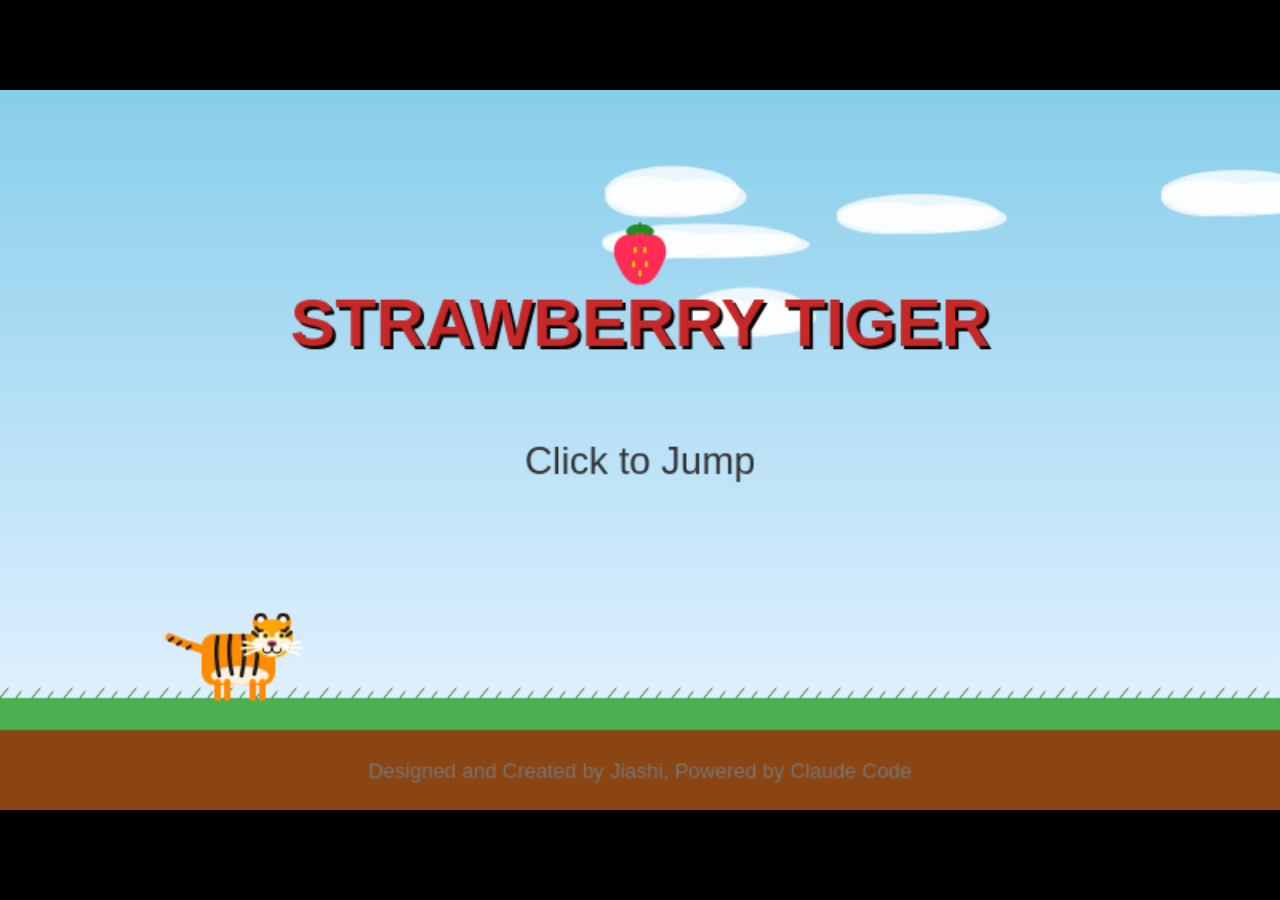
<file: index.html>
<!DOCTYPE html>
<html lang="en">
<head>
    <meta charset="UTF-8">
    <meta name="viewport" content="width=device-width, initial-scale=1.0, maximum-scale=1.0, user-scalable=no">
    <meta name="apple-mobile-web-app-capable" content="yes">
    <meta name="mobile-web-app-capable" content="yes">
    <title>Strawberry Tiger</title>
    <link rel="stylesheet" href="style.css">
</head>
<body>
    <div id="game-container">
        <canvas id="gameCanvas" width="800" height="450"></canvas>
    </div>
    <button id="rotate-btn" aria-label="Rotate screen">
        <span class="rot-portrait"></span>
        <span class="rot-landscape"></span>
    </button>
    <script src="game.js"></script>
</body>
</html>
</file>
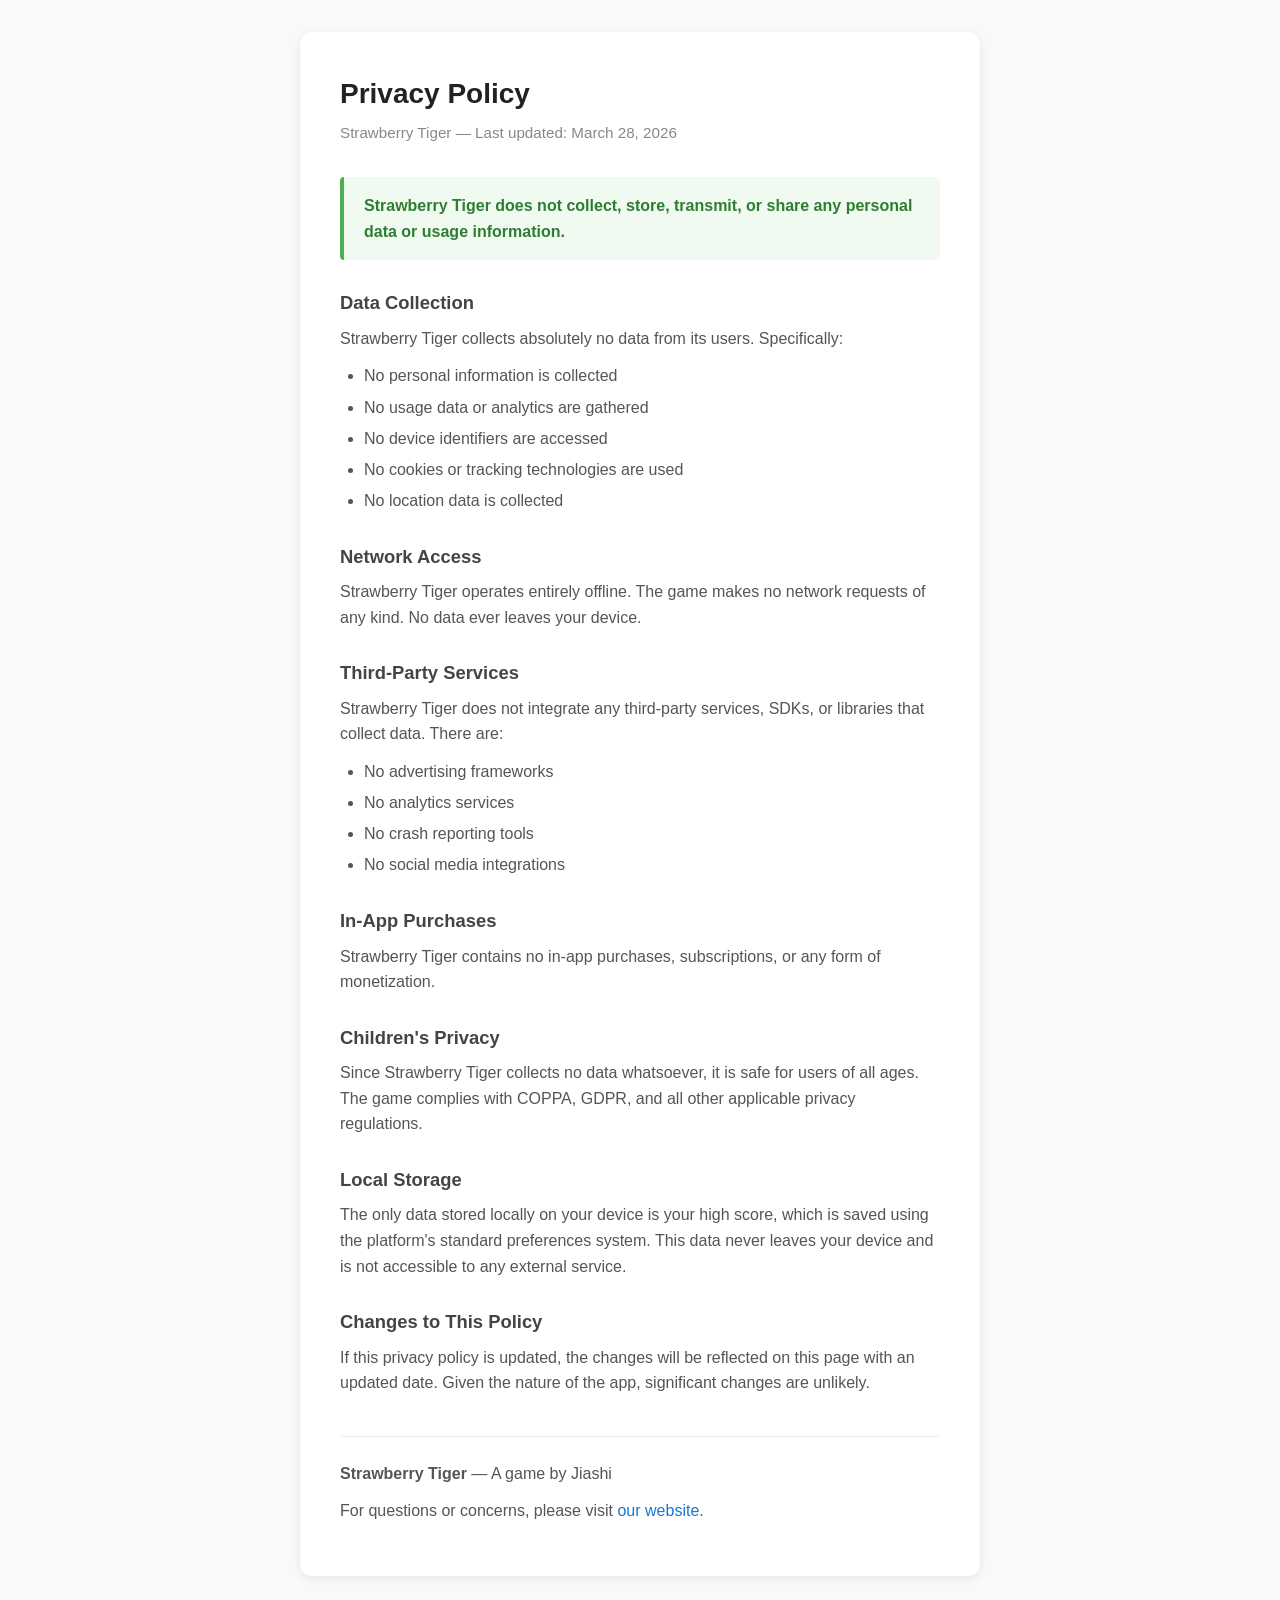
<file: privacy/index.html>
<!DOCTYPE html>
<html lang="en">
<head>
    <meta charset="UTF-8">
    <meta name="viewport" content="width=device-width, initial-scale=1.0">
    <title>Privacy Policy - Strawberry Tiger</title>
    <style>
        * { margin: 0; padding: 0; box-sizing: border-box; }
        body {
            font-family: -apple-system, BlinkMacSystemFont, "Segoe UI", Roboto, Helvetica, Arial, sans-serif;
            line-height: 1.6;
            color: #333;
            background: #f9f9f9;
            padding: 2rem 1rem;
        }
        .container {
            max-width: 680px;
            margin: 0 auto;
            background: #fff;
            border-radius: 12px;
            padding: 2.5rem;
            box-shadow: 0 2px 8px rgba(0,0,0,0.08);
        }
        h1 {
            font-size: 1.75rem;
            margin-bottom: 0.25rem;
            color: #222;
        }
        .subtitle {
            color: #888;
            font-size: 0.95rem;
            margin-bottom: 2rem;
        }
        h2 {
            font-size: 1.15rem;
            margin-top: 1.75rem;
            margin-bottom: 0.5rem;
            color: #444;
        }
        p, li {
            font-size: 1rem;
            color: #555;
            margin-bottom: 0.75rem;
        }
        ul {
            padding-left: 1.5rem;
            margin-bottom: 1rem;
        }
        li { margin-bottom: 0.35rem; }
        .highlight {
            background: #f0faf0;
            border-left: 4px solid #4caf50;
            padding: 1rem 1.25rem;
            border-radius: 4px;
            margin: 1.5rem 0;
        }
        .highlight p { margin-bottom: 0; color: #2e7d32; }
        footer {
            margin-top: 2.5rem;
            padding-top: 1.5rem;
            border-top: 1px solid #eee;
            font-size: 0.85rem;
            color: #999;
        }
        a { color: #1976d2; text-decoration: none; }
        a:hover { text-decoration: underline; }
    </style>
</head>
<body>
    <div class="container">
        <h1>Privacy Policy</h1>
        <p class="subtitle">Strawberry Tiger &mdash; Last updated: March 28, 2026</p>

        <div class="highlight">
            <p><strong>Strawberry Tiger does not collect, store, transmit, or share any personal data or usage information.</strong></p>
        </div>

        <h2>Data Collection</h2>
        <p>Strawberry Tiger collects absolutely no data from its users. Specifically:</p>
        <ul>
            <li>No personal information is collected</li>
            <li>No usage data or analytics are gathered</li>
            <li>No device identifiers are accessed</li>
            <li>No cookies or tracking technologies are used</li>
            <li>No location data is collected</li>
        </ul>

        <h2>Network Access</h2>
        <p>Strawberry Tiger operates entirely offline. The game makes no network requests of any kind. No data ever leaves your device.</p>

        <h2>Third-Party Services</h2>
        <p>Strawberry Tiger does not integrate any third-party services, SDKs, or libraries that collect data. There are:</p>
        <ul>
            <li>No advertising frameworks</li>
            <li>No analytics services</li>
            <li>No crash reporting tools</li>
            <li>No social media integrations</li>
        </ul>

        <h2>In-App Purchases</h2>
        <p>Strawberry Tiger contains no in-app purchases, subscriptions, or any form of monetization.</p>

        <h2>Children's Privacy</h2>
        <p>Since Strawberry Tiger collects no data whatsoever, it is safe for users of all ages. The game complies with COPPA, GDPR, and all other applicable privacy regulations.</p>

        <h2>Local Storage</h2>
        <p>The only data stored locally on your device is your high score, which is saved using the platform's standard preferences system. This data never leaves your device and is not accessible to any external service.</p>

        <h2>Changes to This Policy</h2>
        <p>If this privacy policy is updated, the changes will be reflected on this page with an updated date. Given the nature of the app, significant changes are unlikely.</p>

        <footer>
            <p><strong>Strawberry Tiger</strong> &mdash; A game by Jiashi</p>
            <p>For questions or concerns, please visit <a href="https://alvin-game.github.io/StrawberryTiger/">our website</a>.</p>
        </footer>
    </div>
</body>
</html>
</file>
<file: style.css>
* {
    margin: 0;
    padding: 0;
    box-sizing: border-box;
}

html, body {
    width: 100%;
    height: 100%;
    overflow: hidden;
    background: #000;
    user-select: none;
    -webkit-user-select: none;
}

#game-container {
    width: 100%;
    height: 100%;
    display: flex;
    justify-content: center;
    align-items: center;
    touch-action: none;
    -webkit-touch-callout: none;
}

canvas {
    display: block;
    touch-action: none;
}

#rotate-btn {
    position: fixed;
    bottom: 16px;
    right: 16px;
    z-index: 99999;
    width: 52px;
    height: 52px;
    border-radius: 10px;
    border: none;
    background: #ffffff;
    cursor: pointer;
    touch-action: auto !important;
    -webkit-touch-callout: default !important;
    -webkit-user-select: none;
    user-select: none;
    -webkit-tap-highlight-color: transparent;
    padding: 0;
    box-shadow: 0 2px 10px rgba(0, 0, 0, 0.6);
    display: none;
    justify-content: center;
    align-items: center;
}

#rotate-btn:active {
    background: #d0d0d0;
}

#rotate-btn .rot-portrait {
    position: absolute;
    width: 14px;
    height: 22px;
    border: 3px solid #333;
    border-radius: 3px;
    left: 8px;
    top: 8px;
}

#rotate-btn .rot-landscape {
    position: absolute;
    width: 24px;
    height: 16px;
    border: 3px solid #333;
    border-radius: 3px;
    right: 6px;
    bottom: 6px;
    background: #fff;
}
</file>
